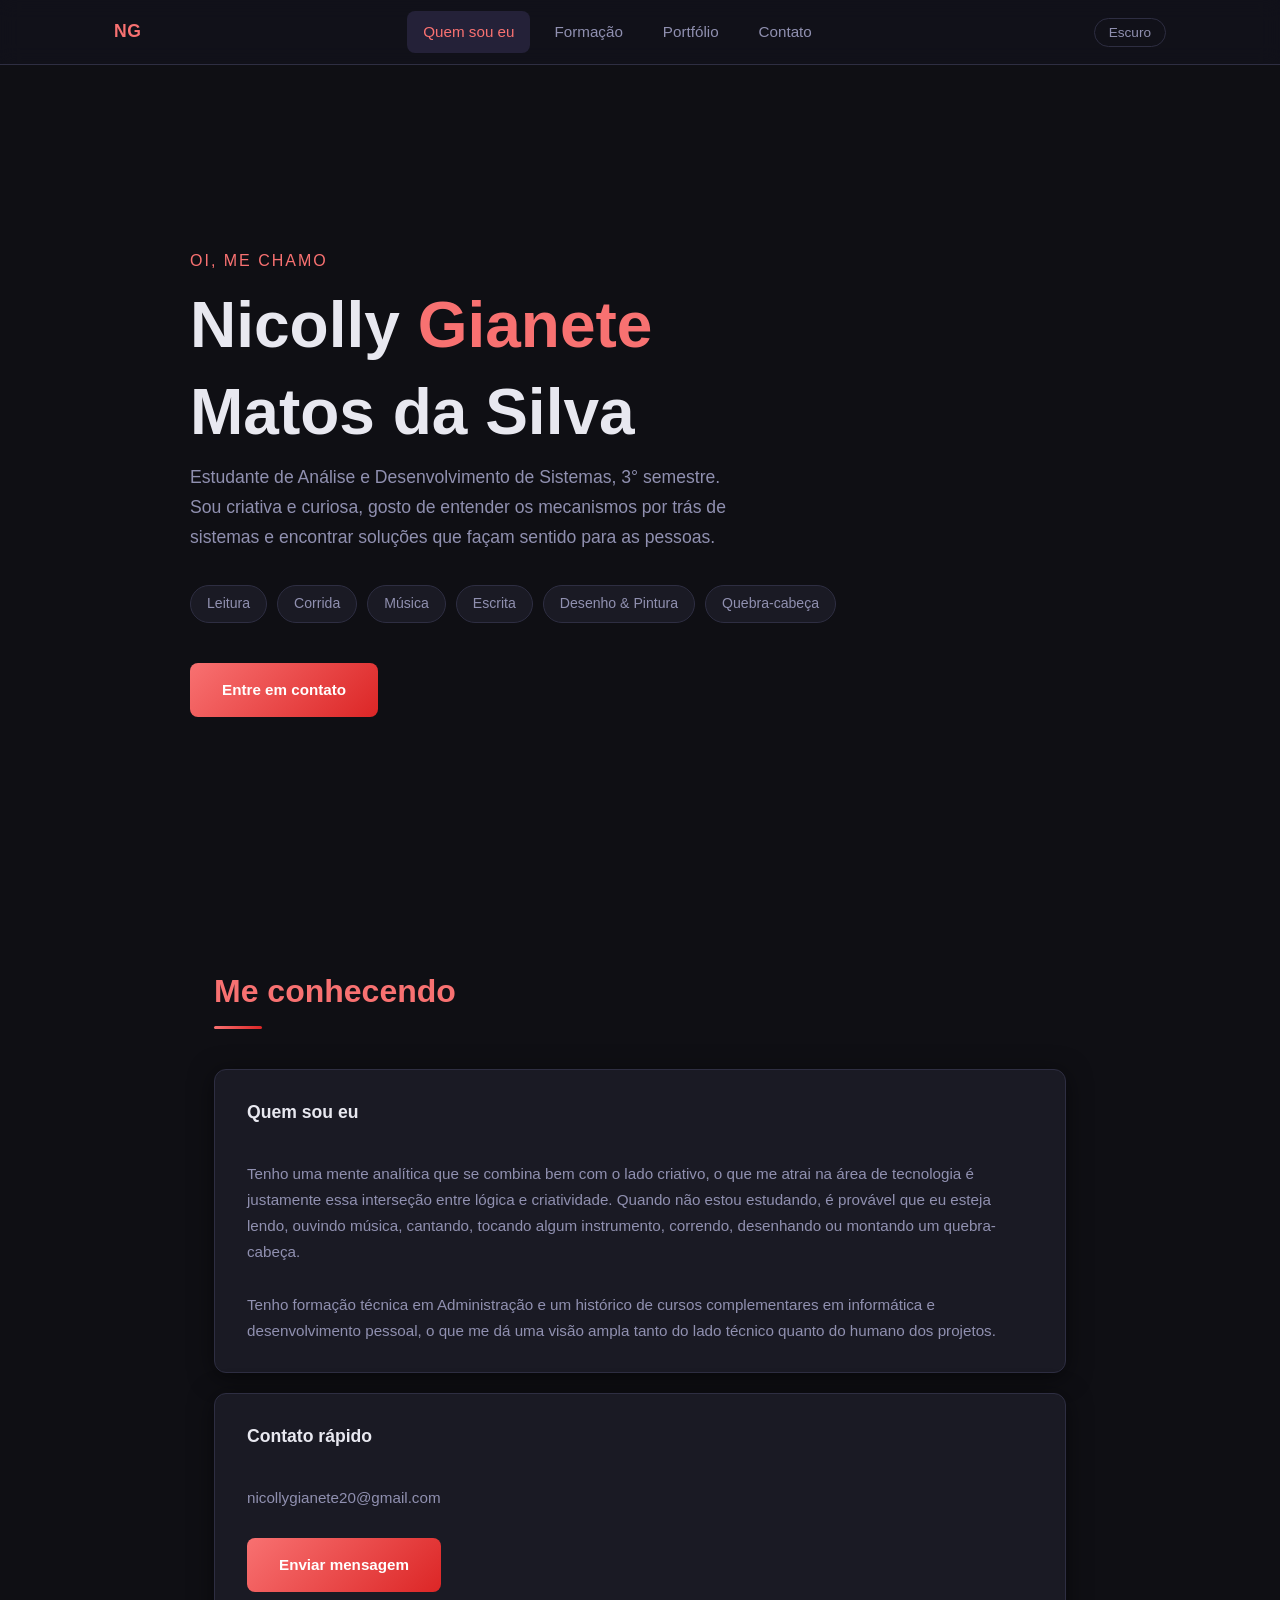
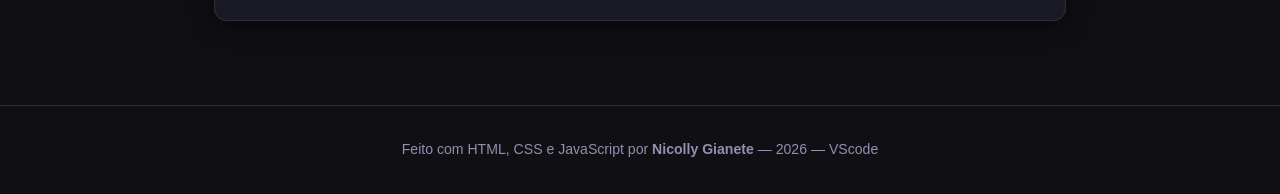
<file: index.html>
<!DOCTYPE html>
<html lang="pt-br">
<head>
  <meta charset="UTF-8">
  <!-- Redireciona automaticamente para sobre.html -->
  <meta http-equiv="refresh" content="0; url=sobre.html">
  <title>Redirecionando...</title>
</head>
<body>
  <!-- Caso o redirecionamento automático não funcione, há o link manual -->
  <p>Redirecionando... <a href="sobre.html">Clique aqui</a> se não for redirecionado.</p>
</body>
</html>
</file>
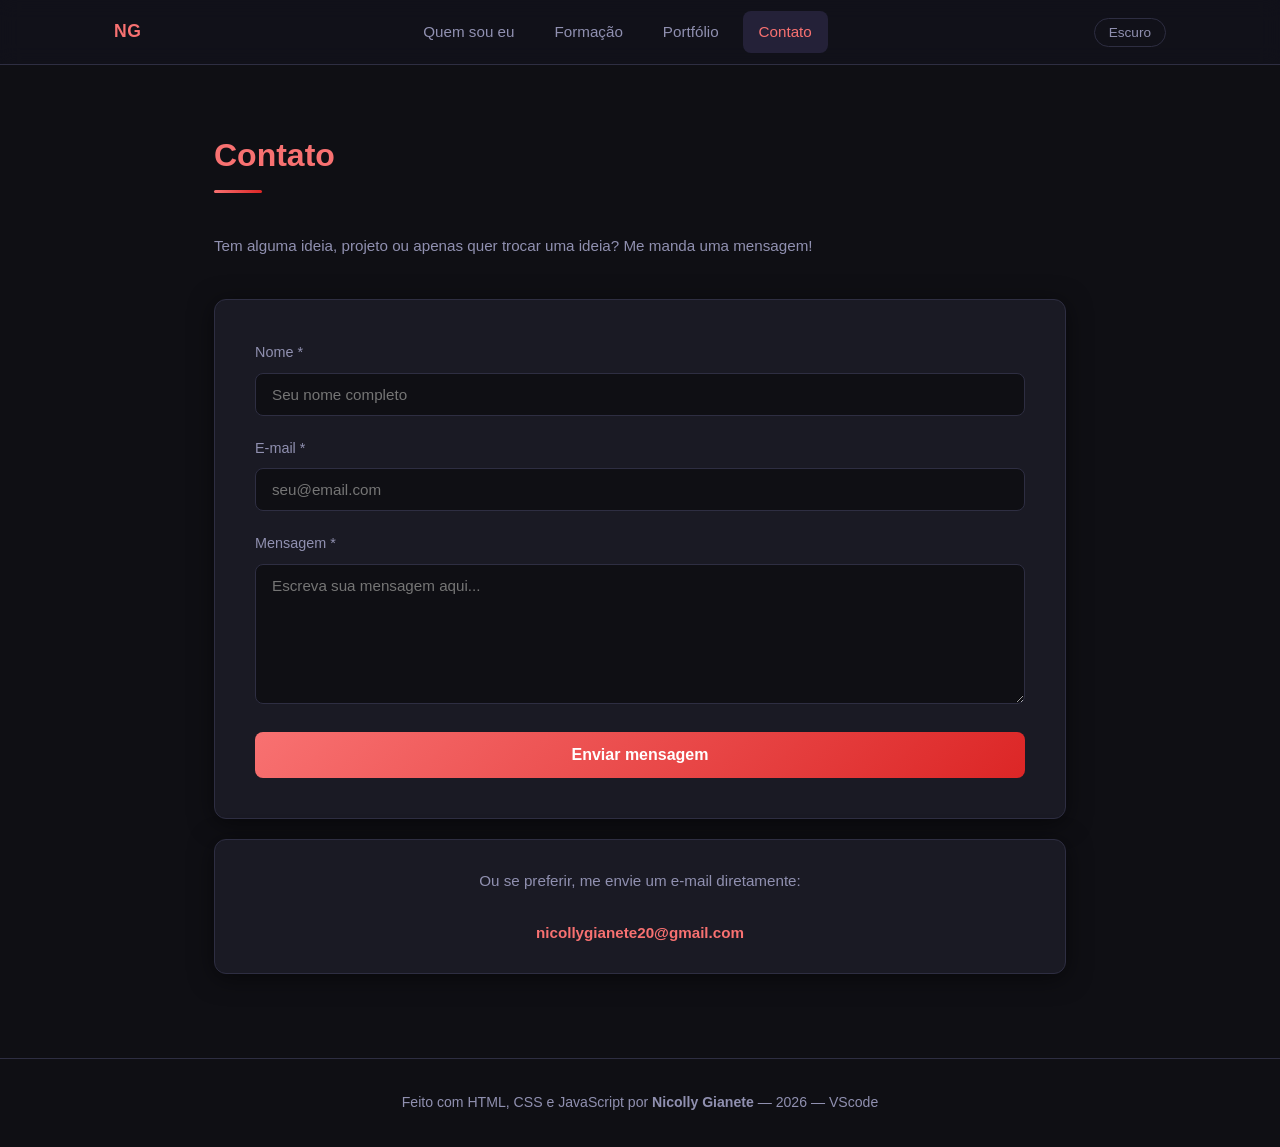
<file: contato.html>
<!DOCTYPE html>
<html lang="pt-br">
<head>
  <meta charset="UTF-8">
  <!-- Responsividade em dispositivos móveis -->
  <meta name="viewport" content="width=device-width, initial-scale=1.0">
  <title>Nicolly Gianete | Contato</title>
  <!-- Folha de estilos externa -->
  <link rel="stylesheet" href="css/style.css">
</head>
<body>

  <!-- CABEÇALHO COM MENU DE NAVEGAÇÃO -->
  <header>
    <div class="header-interno">

      <a href="sobre.html" class="logo-menu">NG</a>

      <!-- Botão hamburger (mobile) -->
      <button id="btn-menu" aria-label="Abrir menu">
        <span></span>
        <span></span>
        <span></span>
      </button>

      <nav>
        <ul>
          <li><a href="sobre.html">Quem sou eu</a></li>
          <li><a href="formacao.html">Formação</a></li>
          <li><a href="portfolio.html">Portfólio</a></li>
          <li><a href="contato.html">Contato</a></li>
        </ul>
      </nav>

      <button id="btn-tema">Escuro</button>

    </div>
  </header>

  <!-- CONTEÚDO PRINCIPAL — CONTATO -->
  <main>
    <div class="container">

      <h1 class="titulo-secao">Contato</h1>
      <div class="linha-divisora"></div>

      <p style="color: var(--cor-texto-suave); margin-bottom: 40px; font-size: 0.95rem;">
        Tem alguma ideia, projeto ou apenas quer trocar uma ideia? 
        Me manda uma mensagem!
      </p>

      <!-- FORMULÁRIO DE CONTATO -->
      <div class="form-contato">

        <!-- O atributo action está vazio pois o envio é simulado -->
        <form id="form-contato" novalidate>

          <!-- Campo: Nome -->
          <div class="form-grupo">
            <label for="campo-nome">Nome *</label>
            <input
              type="text"
              id="campo-nome"
              name="nome"
              placeholder="Seu nome completo"
              autocomplete="name"
            >
            <!-- Mensagem de erro — exibida via JS se inválido -->
            <span class="msg-erro" id="erro-nome"></span>
          </div>

          <!-- Campo: E-mail -->
          <div class="form-grupo">
            <label for="campo-email">E-mail *</label>
            <input
              type="email"
              id="campo-email"
              name="email"
              placeholder="seu@email.com"
              autocomplete="email"
            >
            <!-- Mensagem de erro — exibida via JS se inválido -->
            <span class="msg-erro" id="erro-email"></span>
          </div>

          <!-- Campo: Mensagem -->
          <div class="form-grupo">
            <label for="campo-mensagem">Mensagem *</label>
            <textarea
              id="campo-mensagem"
              name="mensagem"
              placeholder="Escreva sua mensagem aqui..."
            ></textarea>
            <!-- Mensagem de erro — exibida via JS se inválido -->
            <span class="msg-erro" id="erro-mensagem"></span>
          </div>

          <!-- Botão de envio -->
          <button type="submit" class="btn-enviar">Enviar mensagem</button>

        </form>
      </div>

      <!-- Informação de e-mail direto -->
      <div class="card" style="margin-top: 20px; text-align: center;">
        <p class="card-texto">
          Ou se preferir, me envie um e-mail diretamente:
          <br><br>
          <a href="mailto:nicollygianete20@gmail.com" style="color: var(--cor-destaque); text-decoration: none; font-weight: 600;">
            nicollygianete20@gmail.com
          </a>
        </p>
      </div>

    </div>
  </main>

  <!-- CONFIRMAÇÃO DE ENVIO -->
  <div class="modal-overlay" id="modal-sucesso" role="dialog" aria-modal="true">
    <div class="modal-caixa">
      <h2 class="modal-titulo">Mensagem enviada!</h2>
      <p class="modal-texto">
        Obrigada pelo contato. Responderei assim que possível!
      </p>
      <button class="btn-fechar-modal" id="btn-fechar-modal">Fechar</button>
    </div>
  </div>

  <!-- RODAPÉ -->
  <footer>
    <p>Feito com HTML, CSS e JavaScript por <strong>Nicolly Gianete</strong> — 2026 — VScode</p>
  </footer>

  <!-- Script principal (menu + tema) -->
  <script src="js/main.js"></script>
  <!-- Script específico desta página: validação do formulário -->
  <script src="js/contato.js"></script>

</body>
</html>
</file>
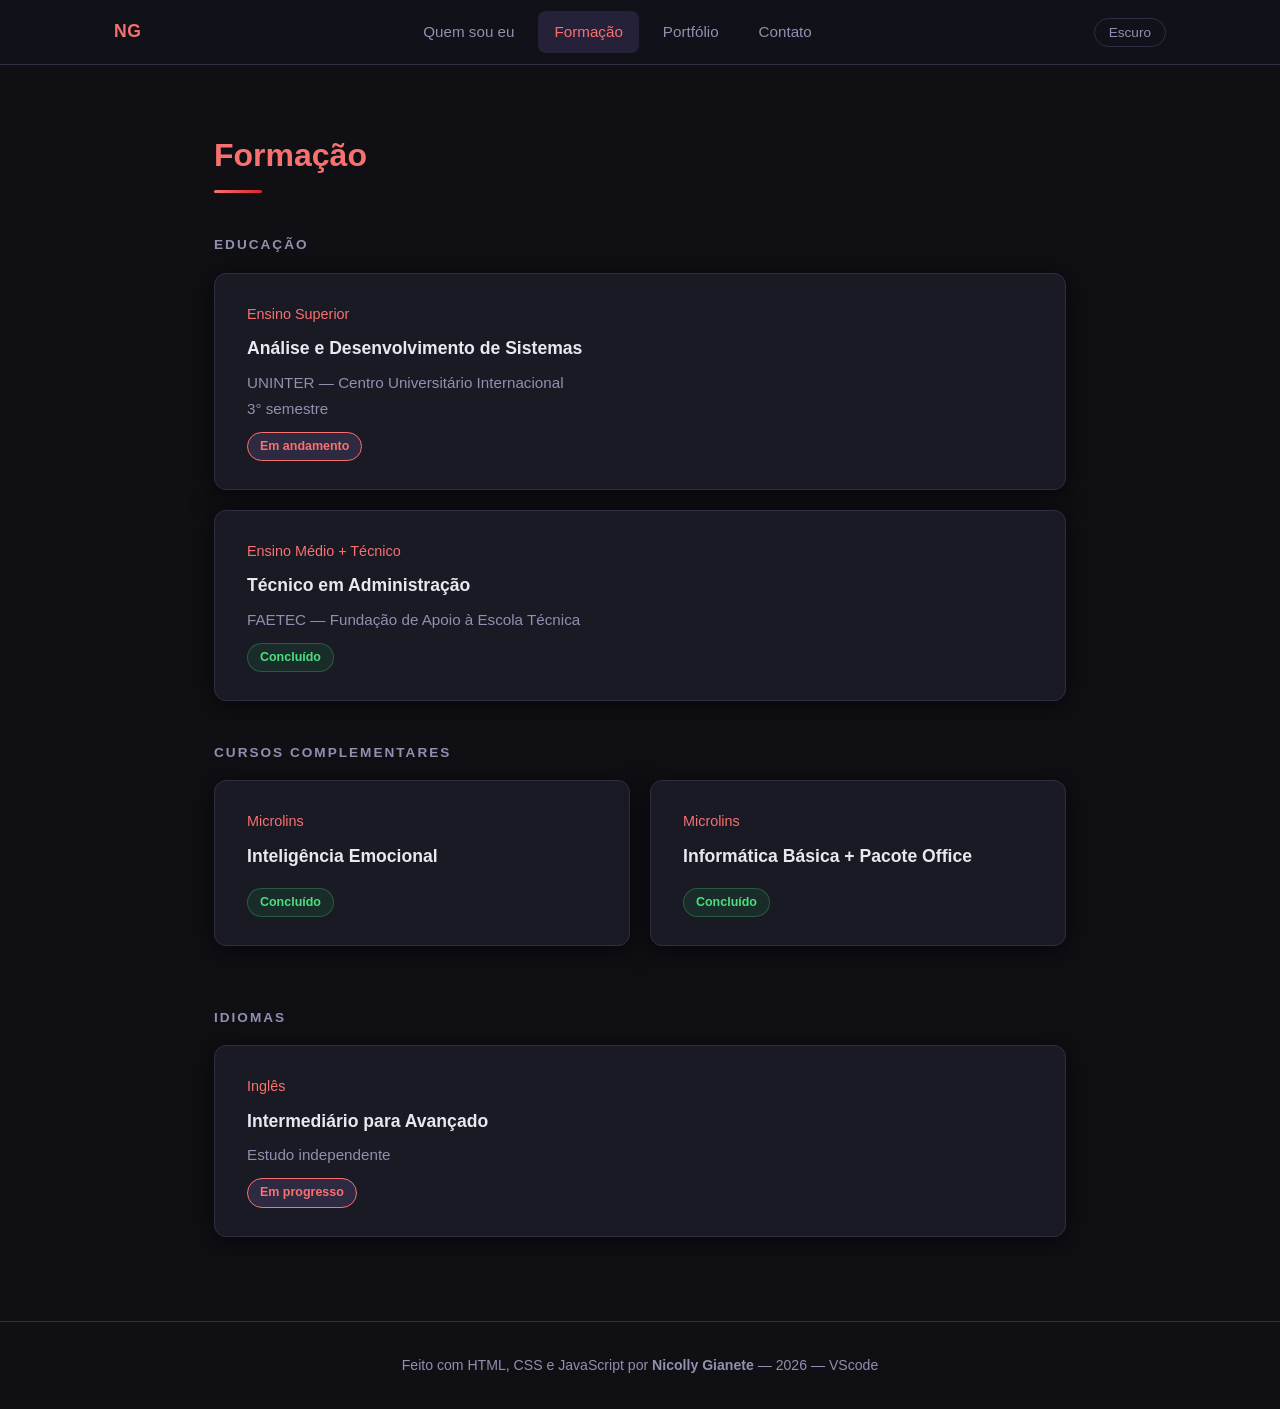
<file: formacao.html>
<!DOCTYPE html>
<html lang="pt-br">
<head>
  <meta charset="UTF-8">
  <!-- Responsividade em dispositivos móveis -->
  <meta name="viewport" content="width=device-width, initial-scale=1.0">
  <title>Nicolly Gianete | Formação</title>
  <!-- Folha de estilos externa -->
  <link rel="stylesheet" href="css/style.css">
</head>
<body>

  <!-- CABEÇALHO COM MENU DE NAVEGAÇÃO
       Mesmo menu em todas as páginas -->
  
  <header>
    <div class="header-interno">

      <a href="sobre.html" class="logo-menu">NG</a>

      <!-- Botão hamburger (mobile) -->
      <button id="btn-menu" aria-label="Abrir menu">
        <span></span>
        <span></span>
        <span></span>
      </button>

      <nav>
        <ul>
          <li><a href="sobre.html">Quem sou eu</a></li>
          <li><a href="formacao.html">Formação</a></li>
          <li><a href="portfolio.html">Portfólio</a></li>
          <li><a href="contato.html">Contato</a></li>
        </ul>
      </nav>

      <button id="btn-tema">Escuro</button>

    </div>
  </header>

  <!-- CONTEÚDO PRINCIPAL — FORMAÇÃO -->
  <main>
    <div class="container">

      <h1 class="titulo-secao">Formação</h1>
      <div class="linha-divisora"></div>

      <!-- EDUCAÇÃO FORMAL -->
      <h2 style="color: var(--cor-texto-suave); font-size: 0.85rem; letter-spacing: 2px; text-transform: uppercase; margin-bottom: 16px;">
        Educação
      </h2>

      <!-- Card: Escolaridade 1 -->
      <div class="card">
        <p class="card-subtitulo">Ensino Superior</p>
        <p class="card-titulo">Análise e Desenvolvimento de Sistemas</p>
        <p class="card-texto">UNINTER — Centro Universitário Internacional</p>
        <p class="card-texto">3° semestre</p>
        <span class="badge badge-andamento">Em andamento</span>
      </div>

      <!-- Card: Esclaridade 2 -->
      <div class="card">
        <p class="card-subtitulo">Ensino Médio + Técnico</p>
        <p class="card-titulo">Técnico em Administração</p>
        <p class="card-texto">FAETEC — Fundação de Apoio à Escola Técnica</p>
        <span class="badge badge-concluido">Concluído</span>
      </div>

      <!-- CURSOS COMPLEMENTARES -->
      <h2 style="color: var(--cor-texto-suave); font-size: 0.85rem; letter-spacing: 2px; text-transform: uppercase; margin: 40px 0 16px;">
        Cursos complementares
      </h2>

      <!-- Grid de 2 colunas para os cursos menores -->
      <div class="grid-2">

        <!-- Card: Curso Complementar 1 -->
        <div class="card">
          <p class="card-subtitulo">Microlins</p>
          <p class="card-titulo">Inteligência Emocional</p>
          <span class="badge badge-concluido">Concluído</span>
        </div>

        <!-- Card: Curso Complementar 2 -->
        <div class="card">
          <p class="card-subtitulo">Microlins</p>
          <p class="card-titulo">Informática Básica + Pacote Office</p>
          <span class="badge badge-concluido">Concluído</span>
        </div>

      </div>

      <!-- IDIOMAS -->
      <h2 style="color: var(--cor-texto-suave); font-size: 0.85rem; letter-spacing: 2px; text-transform: uppercase; margin: 40px 0 16px;">
        Idiomas
      </h2>

      <!-- Card: Idioma 1 -->
      <div class="card">
        <p class="card-subtitulo">Inglês</p>
        <p class="card-titulo">Intermediário para Avançado</p>
        <p class="card-texto">Estudo independente</p>
        <span class="badge badge-andamento">Em progresso</span>
      </div>

    </div>
  </main>

  <!-- RODAPÉ -->
  <footer>
    <p>Feito com HTML, CSS e JavaScript por <strong>Nicolly Gianete</strong> — 2026 — VScode</p>
  </footer>

  <!-- Script principal (menu + tema) -->
  <script src="js/main.js"></script>

</body>
</html>
</file>
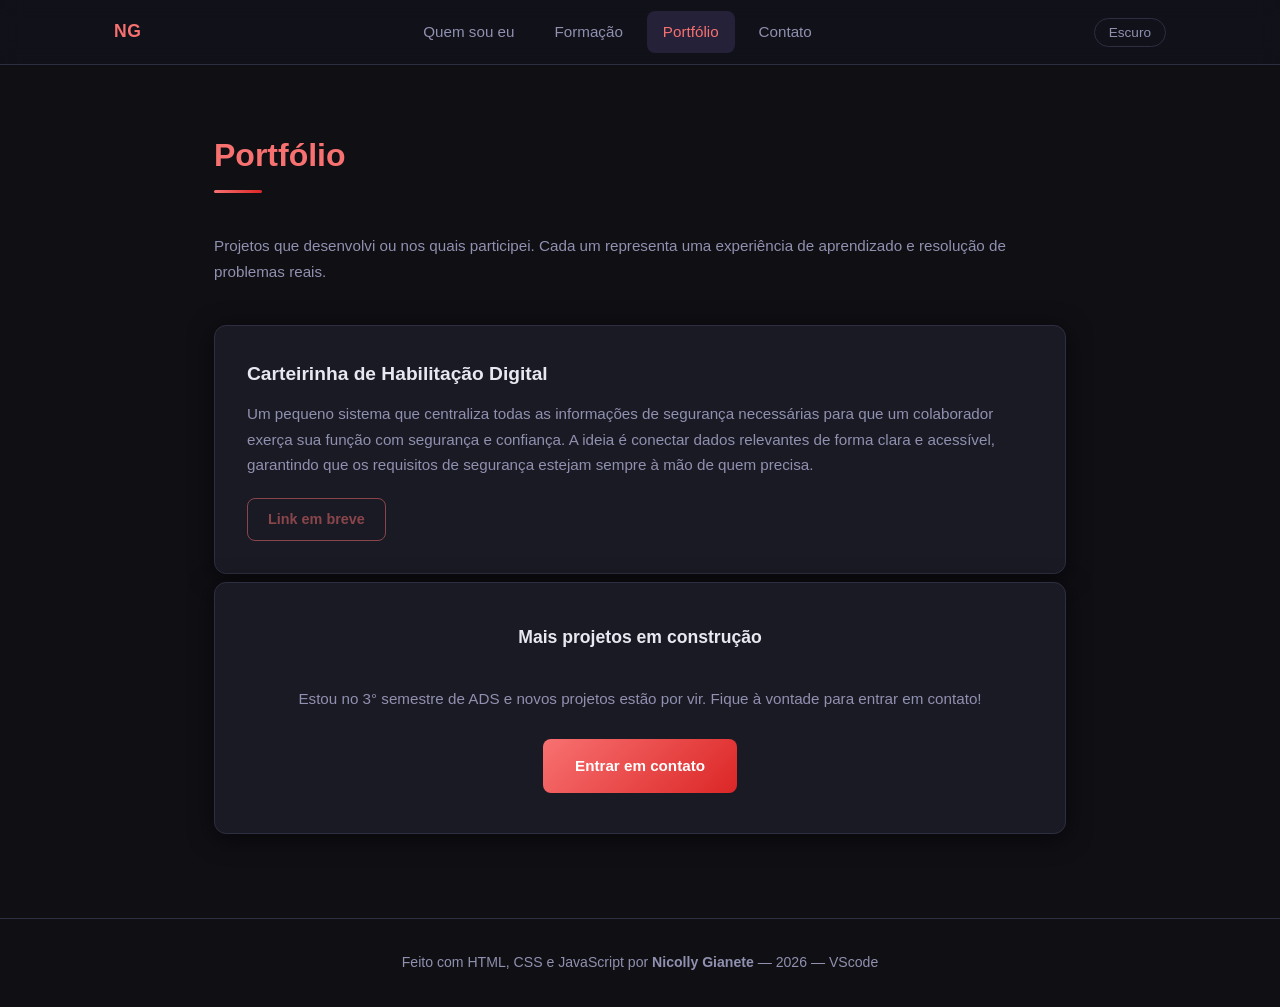
<file: portfolio.html>
<!DOCTYPE html>
<html lang="pt-br">
<head>
  <meta charset="UTF-8">
  <!-- Responsividade em dispositivos móveis -->
  <meta name="viewport" content="width=device-width, initial-scale=1.0">
  <title>Nicolly Gianete | Portfólio</title>
  <!-- Folha de estilos externa -->
  <link rel="stylesheet" href="css/style.css">
</head>
<body>

  <!-- CABEÇALHO COM MENU DE NAVEGAÇÃO -->
  <header>
    <div class="header-interno">

      <a href="sobre.html" class="logo-menu">NG</a>

      <!-- Botão hamburger (mobile) -->
      <button id="btn-menu" aria-label="Abrir menu">
        <span></span>
        <span></span>
        <span></span>
      </button>

      <nav>
        <ul>
          <li><a href="sobre.html">Quem sou eu</a></li>
          <li><a href="formacao.html">Formação</a></li>
          <li><a href="portfolio.html">Portfólio</a></li>
          <li><a href="contato.html">Contato</a></li>
        </ul>
      </nav>

      <button id="btn-tema">Escuro</button>

    </div>
  </header>

  <!-- CONTEÚDO PRINCIPAL — PORTFÓLIO -->
  <main>
    <div class="container">

      <h1 class="titulo-secao">Portfólio</h1>
      <div class="linha-divisora"></div>

      <p style="color: var(--cor-texto-suave); margin-bottom: 40px; font-size: 0.95rem;">
        Projetos que desenvolvi ou nos quais participei. Cada um representa 
        uma experiência de aprendizado e resolução de problemas reais.
      </p>

      <!-- PROJETO 1: CARTEIRINHA DE HABILITAÇÃO DIGITAL-->
      <div class="card-projeto">

        <h2 class="projeto-titulo">Carteirinha de Habilitação Digital</h2>

        <p class="projeto-descricao">
          Um pequeno sistema que centraliza todas as informações de segurança 
          necessárias para que um colaborador exerça sua função com segurança 
          e confiança. A ideia é conectar dados relevantes de forma clara e 
          acessível, garantindo que os requisitos de segurança estejam sempre 
          à mão de quem precisa.
        </p>

        <!-- Link do projeto — substituir o href quando tiver o link -->
        <a href="#" class="btn-projeto em-breve" aria-disabled="true">
          Link em breve
        </a>

      </div>

      <!-- CARD CONVITE — Para projetos futuros -->
      <div class="card" style="text-align: center; padding: 40px; margin-top: 8px;">
        <p class="card-titulo">Mais projetos em construção</p>
        <br>
        <p class="card-texto">
          Estou no 3° semestre de ADS e novos projetos estão por vir. 
          Fique à vontade para entrar em contato!
        </p>
        <br>
        <a href="contato.html" class="btn-primario">Entrar em contato</a>
      </div>

    </div>
  </main>

  <!-- RODAPÉ -->
  <footer>
    <p>Feito com HTML, CSS e JavaScript por <strong>Nicolly Gianete</strong> — 2026 — VScode</p>
  </footer>

  <!-- Script principal (menu + tema) -->
  <script src="js/main.js"></script>

</body>
</html>
</file>
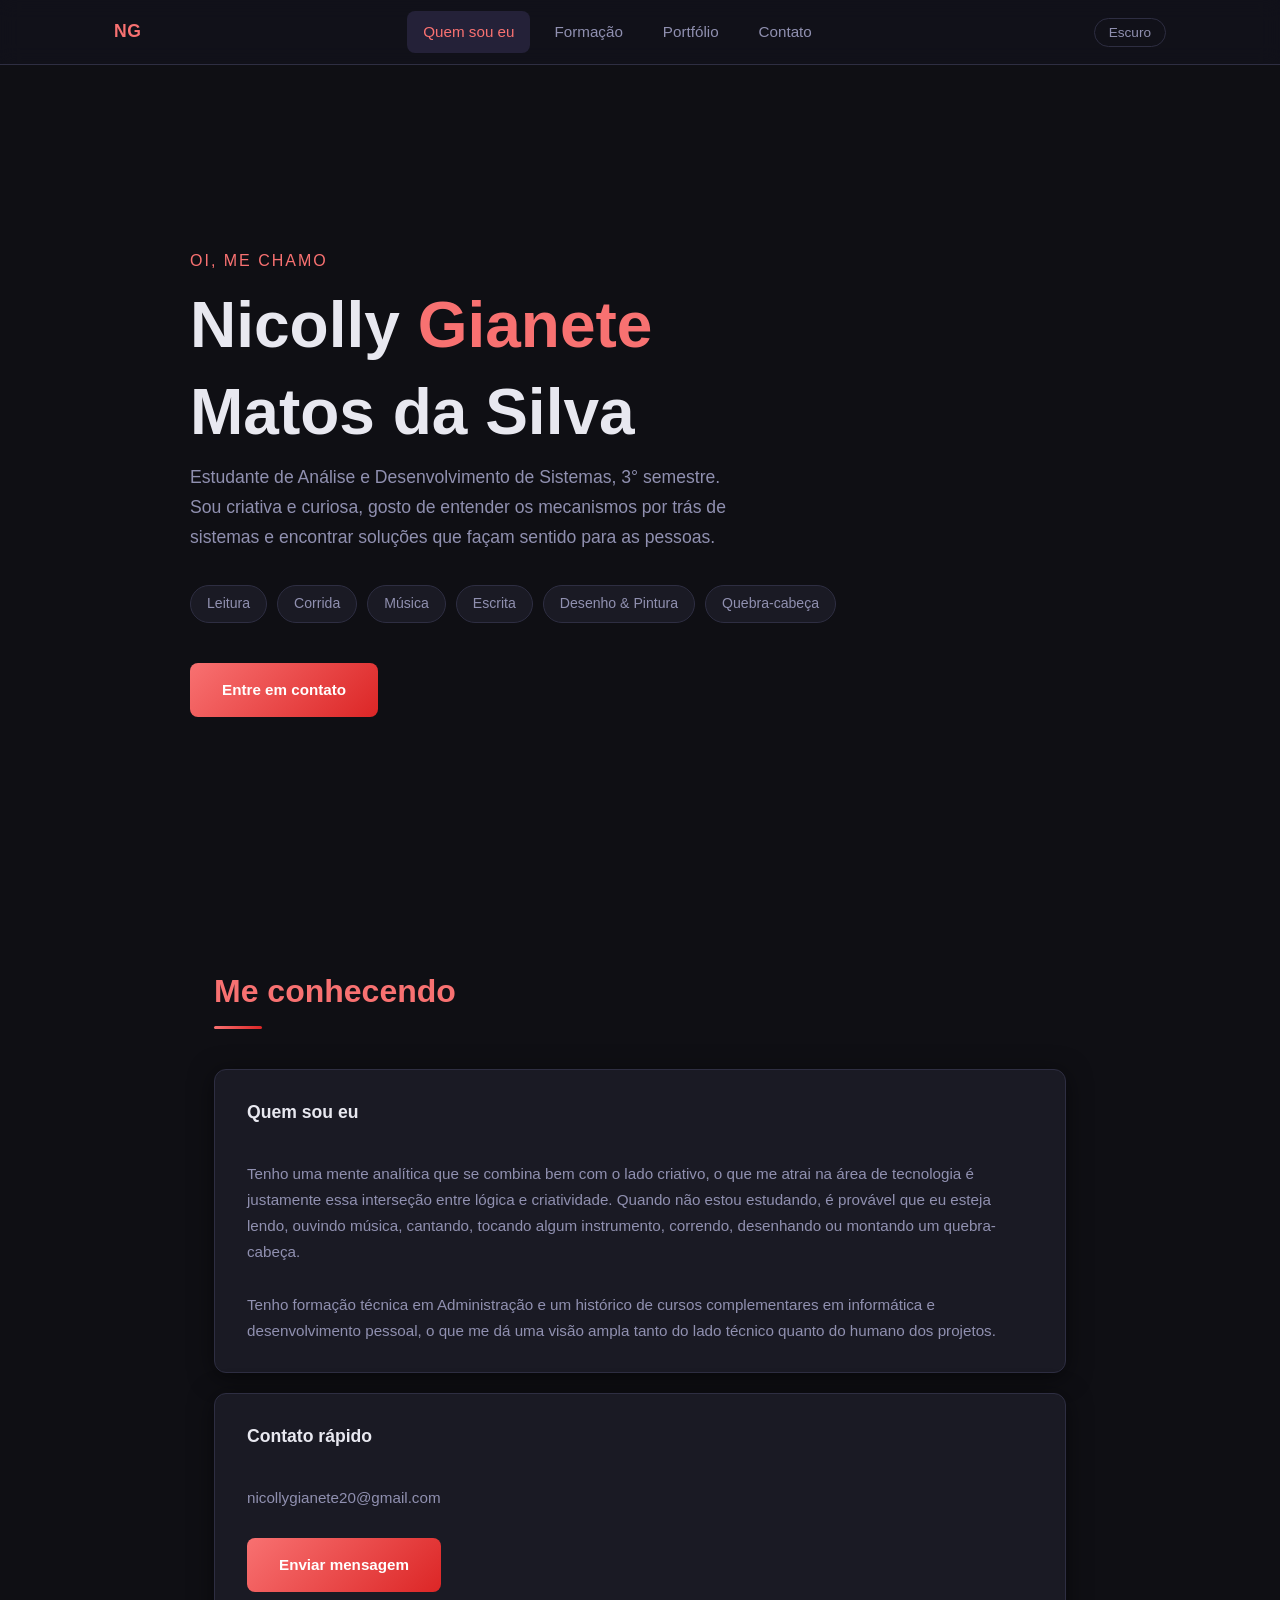
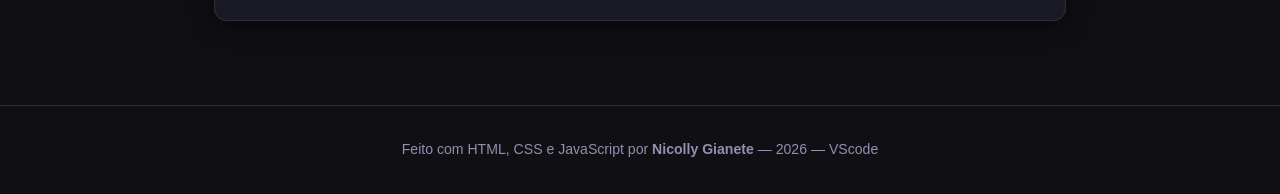
<file: sobre.html>
<!DOCTYPE html>
<html lang="pt-br">
<head>
  <meta charset="UTF-8">
  <!-- Garante responsividade em dispositivos móveis -->
  <meta name="viewport" content="width=device-width, initial-scale=1.0">
  <title>Nicolly Gianete | Sobre mim</title>
  <!-- Folha de estilos externa -->
  <link rel="stylesheet" href="css/style.css">
</head>
<body>

  <!-- Cabeçalho com menu de navegação -->
  <header>
    <div class="header-interno">

      <!-- Logo / nome abreviado -->
      <a href="sobre.html" class="logo-menu">NG</a>

      <!-- Botão hamburger (visível só no mobile via CSS) -->
      <button id="btn-menu" aria-label="Abrir menu">
        <span></span>
        <span></span>
        <span></span>
      </button>

      <!-- Menu de navegação principal -->
      <nav>
        <ul>
          <li><a href="sobre.html">Quem sou eu</a></li>
          <li><a href="formacao.html">Formação</a></li>
          <li><a href="portfolio.html">Portfólio</a></li>
          <li><a href="contato.html">Contato</a></li>
        </ul>
      </nav>

      <!-- Botão para alternar tema claro/escuro -->
      <button id="btn-tema">Escuro</button>

    </div>
  </header>

  <!--  Conteúdo principal -->
  <main>

    <!-- Seção hero: apresentação pessoal -->
    <section class="hero">
      <div class="hero-interno">

        <!-- Saudação -->
        <p class="hero-saudacao">Oi, me chamo</p>

        <!-- Nome em destaque -->
        <h1 class="hero-nome">
          Nicolly <span>Gianete</span>
        </h1>
        <h2 class="hero-nome">
          Matos da Silva
        </h2>  

        <!-- Descrição breve -->
        <p class="hero-descricao">
          Estudante de Análise e Desenvolvimento de Sistemas, 3° semestre.
          Sou criativa e curiosa, gosto de entender os mecanismos por trás de sistemas
          e encontrar soluções que façam sentido para as pessoas.
        </p>

        <!-- Hobbies em formato de tags -->
        <div class="hero-tags">
          <span class="tag">Leitura</span>
          <span class="tag">Corrida</span>
          <span class="tag">Música</span>
          <span class="tag">Escrita</span>
          <span class="tag">Desenho & Pintura</span>
          <span class="tag">Quebra-cabeça</span>
        </div>

        <!-- Botão para ir ao contato -->
        <a href="contato.html" class="btn-primario">Entre em contato</a>

      </div>
    </section>

    <!-- Seção extra: um pouco mais sobre -->
    <section>
      <div class="container">
        <h2 class="titulo-secao">Me conhecendo</h2>
        <div class="linha-divisora"></div>

        <!-- Card de apresentação pessoal -->
        <div class="card">
          <p class="card-titulo">Quem sou eu</p>
          <br>
          <p class="card-texto">
            Tenho uma mente analítica que se combina bem com o lado criativo, 
            o que me atrai na área de tecnologia é justamente essa interseção entre
            lógica e criatividade. Quando não estou estudando, é provável que eu 
            esteja lendo, ouvindo música, cantando, tocando algum instrumento, 
            correndo, desenhando ou montando um quebra-cabeça.
          </p>
          <br>
          <p class="card-texto">
            Tenho formação técnica em Administração e um histórico de cursos 
            complementares em informática e desenvolvimento pessoal, o que me dá 
            uma visão ampla tanto do lado técnico quanto do humano dos projetos.
          </p>
        </div>

        <!-- Card de contato rápido -->
        <div class="card">
          <p class="card-titulo">Contato rápido</p>
          <br>
          <p class="card-texto">nicollygianete20@gmail.com</p>
          <br>
          <a href="contato.html" class="btn-primario">Enviar mensagem</a>
        </div>

      </div>
    </section>

  </main>

  <!-- RODAPÉ -->
  <footer>
    <p>Feito com HTML, CSS e JavaScript por <strong>Nicolly Gianete</strong> — 2026 — VScode</p>
  </footer>

  <!-- Script principal (menu + tema) -->
  <script src="js/main.js"></script>

</body>
</html>
</file>
<file: css/style.css>
/* --- PORTFÓLIO - NICOLLY GIANETE
   style.css — Estilos globais e variáveis --- */

/* --- Variáveis CSS (tema escuro padrão) --- */
:root {
  --cor-fundo: #0f0f14;
  --cor-fundo-card: #1a1a24;
  --cor-fundo-menu: #12121aee;
  --cor-destaque: rgb(248, 113, 113);
  --cor-destaque-2: rgb(220, 38, 38);
  --cor-texto: #e8e8f0;
  --cor-texto-suave: #9090b0;
  --cor-borda: #2e2e42;
  --cor-hover: #a78bfa22;
  --sombra: 0 4px 24px rgba(0,0,0,0.5);
  --raio: 12px;
  --transicao: 0.3s ease;
}

/* --- Tema claro (ativado via JS) --- */
body.tema-claro {
  --cor-fundo: #f4f4f8;
  --cor-fundo-card: #ffffff;
  --cor-fundo-menu: #ffffffee;
  --cor-destaque: rgb(248, 113, 113);
  --cor-destaque-2: rgb(220, 38, 38);
  --cor-texto: #1a1a2e;
  --cor-texto-suave: #5a5a7a;
  --cor-borda: #dddde8;
  --cor-hover: #7c3aed18;
  --sombra: 0 4px 24px rgba(0,0,0,0.1);
}

/* --- Reset básico --- */
* {
  box-sizing: border-box;
  margin: 0;
  padding: 0;
}

/* --- Base --- */
html {
  scroll-behavior: smooth;
}

body {
  background-color: var(--cor-fundo);
  color: var(--cor-texto);
  font-family: 'Segoe UI', Arial, sans-serif;
  font-size: 16px;
  line-height: 1.7;
  transition: background-color var(--transicao), color var(--transicao);
}

/* ========================================
   MENU DE NAVEGAÇÃO
   ======================================== */
header {
  position: fixed;
  top: 0;
  left: 0;
  width: 100%;
  background-color: var(--cor-fundo-menu);
  backdrop-filter: blur(10px);
  border-bottom: 1px solid var(--cor-borda);
  z-index: 1000;
  transition: background-color var(--transicao);
}

/* Container interno do header */
.header-interno {
  max-width: 1100px;
  margin: 0 auto;
  padding: 0 24px;
  display: flex;
  align-items: center;
  justify-content: space-between;
  height: 64px;
}

/* Logo/nome no menu */
.logo-menu {
  font-size: 1.1rem;
  font-weight: 700;
  color: var(--cor-destaque);
  text-decoration: none;
  letter-spacing: 0.5px;
}

/* Lista de navegação */
nav ul {
  list-style-type: none;
  display: flex;
  gap: 8px;
}

/* Links do menu */
nav ul li a {
  display: block;
  color: var(--cor-texto-suave);
  text-decoration: none;
  padding: 8px 16px;
  border-radius: 8px;
  font-size: 0.95rem;
  transition: color var(--transicao), background-color var(--transicao);
}

/* Hover nos links */
nav ul li a:hover,
nav ul li a.ativo {
  color: var(--cor-destaque);
  background-color: var(--cor-hover);
}

/* Botão tema claro/escuro */
#btn-tema {
  background: none;
  border: 1px solid var(--cor-borda);
  color: var(--cor-texto-suave);
  padding: 6px 14px;
  border-radius: 20px;
  cursor: pointer;
  font-size: 0.85rem;
  transition: all var(--transicao);
  white-space: nowrap;
}

#btn-tema:hover {
  border-color: var(--cor-destaque);
  color: var(--cor-destaque);
}

/* Botão hamburger (mobile) */
#btn-menu {
  display: none;
  background: none;
  border: none;
  cursor: pointer;
  flex-direction: column;
  gap: 5px;
  padding: 4px;
}

#btn-menu span {
  display: block;
  width: 24px;
  height: 2px;
  background-color: var(--cor-texto);
  border-radius: 2px;
  transition: all var(--transicao);
}

/* ========================================
   LAYOUT GERAL DAS PÁGINAS
   ======================================== */

/* Espaço para o header fixo */
main {
  padding-top: 64px;
}

/* Container central */
.container {
  max-width: 900px;
  margin: 0 auto;
  padding: 64px 24px;
}

/* Título da seção */
.titulo-secao {
  font-size: 2rem;
  font-weight: 700;
  color: var(--cor-destaque);
  margin-bottom: 8px;
}

/* Subtítulo / divisor */
.linha-divisora {
  width: 48px;
  height: 3px;
  background: linear-gradient(90deg, var(--cor-destaque), var(--cor-destaque-2));
  border-radius: 2px;
  margin-bottom: 40px;
}

/* ========================================
   HERO (SEÇÃO INICIAL — SOBRE MIM)
   ======================================== */
.hero {
  min-height: calc(100vh - 64px);
  display: flex;
  align-items: center;
  padding: 64px 24px;
}

.hero-interno {
  max-width: 900px;
  margin: 0 auto;
  width: 100%;
}

/* Saudação pequena */
.hero-saudacao {
  font-size: 1rem;
  color: var(--cor-destaque);
  letter-spacing: 2px;
  text-transform: uppercase;
  margin-bottom: 16px;
}

/* Nome principal */
.hero-nome {
  font-size: clamp(2.5rem, 6vw, 4rem);
  font-weight: 800;
  line-height: 1.1;
  margin-bottom: 16px;
  color: var(--cor-texto);
}

/* Destaque no nome */
.hero-nome span {
  color: var(--cor-destaque);
}

/* Descrição */
.hero-descricao {
  font-size: 1.1rem;
  color: var(--cor-texto-suave);
  max-width: 540px;
  margin-bottom: 32px;
}

/* Tags de hobbies */
.hero-tags {
  display: flex;
  flex-wrap: wrap;
  gap: 10px;
  margin-bottom: 40px;
}

.tag {
  background-color: var(--cor-fundo-card);
  border: 1px solid var(--cor-borda);
  color: var(--cor-texto-suave);
  padding: 6px 16px;
  border-radius: 20px;
  font-size: 0.88rem;
  transition: all var(--transicao);
}

.tag:hover {
  border-color: var(--cor-destaque);
  color: var(--cor-destaque);
}

/* Botão CTA */
.btn-primario {
  display: inline-block;
  background: linear-gradient(135deg, var(--cor-destaque), var(--cor-destaque-2));
  color: #fff;
  padding: 14px 32px;
  border-radius: 8px;
  text-decoration: none;
  font-weight: 600;
  font-size: 0.95rem;
  transition: opacity var(--transicao), transform var(--transicao);
}

.btn-primario:hover {
  opacity: 0.88;
  transform: translateY(-2px);
}

/* ========================================
   CARDS GENÉRICOS
   ======================================== */
.card {
  background-color: var(--cor-fundo-card);
  border: 1px solid var(--cor-borda);
  border-radius: var(--raio);
  padding: 28px 32px;
  margin-bottom: 20px;
  box-shadow: var(--sombra);
  transition: border-color var(--transicao), transform var(--transicao);
}

.card:hover {
  border-color: var(--cor-destaque);
  transform: translateY(-3px);
}

.card-titulo {
  font-size: 1.1rem;
  font-weight: 700;
  color: var(--cor-texto);
  margin-bottom: 6px;
}

.card-subtitulo {
  font-size: 0.9rem;
  color: var(--cor-destaque);
  margin-bottom: 8px;
}

.card-texto {
  font-size: 0.95rem;
  color: var(--cor-texto-suave);
}

/* Badge de status */
.badge {
  display: inline-block;
  font-size: 0.78rem;
  padding: 3px 12px;
  border-radius: 20px;
  font-weight: 600;
  margin-top: 10px;
}

.badge-concluido {
  background-color: #16a34a22;
  color: #4ade80;
  border: 1px solid #4ade8044;
}

.badge-andamento {
  background-color: var(--cor-hover);
  color: var(--cor-destaque);
  border: 1px solid var(--cor-destaque);
}

/* ========================================
   FORMAÇÃO — GRID
   ======================================== */
.grid-2 {
  display: grid;
  grid-template-columns: repeat(2, 1fr);
  gap: 20px;
}

/* ========================================
   PORTFÓLIO — CARDS DE PROJETO
   ======================================== */
.card-projeto {
  background-color: var(--cor-fundo-card);
  border: 1px solid var(--cor-borda);
  border-radius: var(--raio);
  padding: 32px;
  box-shadow: var(--sombra);
  transition: border-color var(--transicao), transform var(--transicao);
}

.card-projeto:hover {
  border-color: var(--cor-destaque);
  transform: translateY(-4px);
}

.projeto-icone {
  font-size: 2rem;
  margin-bottom: 16px;
}

.projeto-titulo {
  font-size: 1.2rem;
  font-weight: 700;
  color: var(--cor-texto);
  margin-bottom: 10px;
}

.projeto-descricao {
  font-size: 0.95rem;
  color: var(--cor-texto-suave);
  margin-bottom: 20px;
}

/* Link do projeto */
.btn-projeto {
  display: inline-block;
  color: var(--cor-destaque);
  text-decoration: none;
  font-size: 0.9rem;
  font-weight: 600;
  border: 1px solid var(--cor-destaque);
  padding: 8px 20px;
  border-radius: 8px;
  transition: all var(--transicao);
}

.btn-projeto:hover {
  background-color: var(--cor-destaque);
  color: #fff;
}

.btn-projeto.em-breve {
  opacity: 0.5;
  cursor: default;
  pointer-events: none;
}

/* ========================================
   FORMULÁRIO DE CONTATO
   ======================================== */
.form-contato {
  background-color: var(--cor-fundo-card);
  border: 1px solid var(--cor-borda);
  border-radius: var(--raio);
  padding: 40px;
  box-shadow: var(--sombra);
}

/* Grupos de campo */
.form-grupo {
  margin-bottom: 20px;
}

.form-grupo label {
  display: block;
  font-size: 0.9rem;
  color: var(--cor-texto-suave);
  margin-bottom: 8px;
  font-weight: 500;
}

/* Inputs e textarea */
.form-grupo input,
.form-grupo textarea {
  width: 100%;
  background-color: var(--cor-fundo);
  border: 1px solid var(--cor-borda);
  border-radius: 8px;
  color: var(--cor-texto);
  padding: 12px 16px;
  font-size: 0.95rem;
  font-family: inherit;
  transition: border-color var(--transicao);
  outline: none;
}

.form-grupo input:focus,
.form-grupo textarea:focus {
  border-color: var(--cor-destaque);
}

/* Estado de erro */
.form-grupo input.erro,
.form-grupo textarea.erro {
  border-color: #f87171;
}

.msg-erro {
  font-size: 0.82rem;
  color: #f87171;
  margin-top: 5px;
  display: none;
}

.form-grupo textarea {
  resize: vertical;
  min-height: 140px;
}

/* Botão enviar */
.btn-enviar {
  width: 100%;
  background: linear-gradient(135deg, var(--cor-destaque), var(--cor-destaque-2));
  color: #fff;
  border: none;
  padding: 14px;
  border-radius: 8px;
  font-size: 1rem;
  font-weight: 600;
  cursor: pointer;
  transition: opacity var(--transicao), transform var(--transicao);
}

.btn-enviar:hover {
  opacity: 0.88;
  transform: translateY(-2px);
}

/* Modal de sucesso */
.modal-overlay {
  display: none;
  position: fixed;
  inset: 0;
  background-color: rgba(0,0,0,0.7);
  z-index: 2000;
  align-items: center;
  justify-content: center;
}

.modal-overlay.ativo {
  display: flex;
}

.modal-caixa {
  background-color: var(--cor-fundo-card);
  border: 1px solid var(--cor-destaque);
  border-radius: var(--raio);
  padding: 48px 40px;
  max-width: 420px;
  width: 90%;
  text-align: center;
  box-shadow: var(--sombra);
}

.modal-icone {
  font-size: 2.5rem;
  margin-bottom: 16px;
}

.modal-titulo {
  font-size: 1.3rem;
  font-weight: 700;
  color: var(--cor-texto);
  margin-bottom: 8px;
}

.modal-texto {
  color: var(--cor-texto-suave);
  margin-bottom: 24px;
}

.btn-fechar-modal {
  background: linear-gradient(135deg, var(--cor-destaque), var(--cor-destaque-2));
  color: #fff;
  border: none;
  padding: 10px 28px;
  border-radius: 8px;
  cursor: pointer;
  font-size: 0.95rem;
  font-weight: 600;
  transition: opacity var(--transicao);
}

.btn-fechar-modal:hover {
  opacity: 0.85;
}

/* ========================================
   RODAPÉ
   ======================================== */
footer {
  border-top: 1px solid var(--cor-borda);
  text-align: center;
  padding: 32px 24px;
  color: var(--cor-texto-suave);
  font-size: 0.88rem;
}

footer a {
  color: var(--cor-destaque);
  text-decoration: none;
}

footer a:hover {
  text-decoration: underline;
}

/* ========================================
   RESPONSIVIDADE — MEDIA QUERIES
   ======================================== */

/* Tablet e menores */
@media screen and (max-width: 768px) {

  /* Menu hamburger aparece */
  #btn-menu {
    display: flex;
  }

  /* Nav some por padrão no mobile */
  nav {
    display: none;
    position: absolute;
    top: 64px;
    left: 0;
    width: 100%;
    background-color: var(--cor-fundo-menu);
    border-bottom: 1px solid var(--cor-borda);
    padding: 16px 0;
  }

  /* Nav visível quando aberto */
  nav.aberto {
    display: block;
  }

  nav ul {
    flex-direction: column;
    gap: 0;
  }

  nav ul li a {
    padding: 14px 24px;
    border-radius: 0;
  }

  /* Grid de formação vira 1 coluna */
  .grid-2 {
    grid-template-columns: 1fr;
  }

  /* Form com menos padding */
  .form-contato {
    padding: 28px 20px;
  }

  /* Hero com font menor */
  .hero-nome {
    font-size: 2.2rem;
  }
}

/* Celular pequeno */
@media screen and (max-width: 480px) {
  .container {
    padding: 48px 16px;
  }

  .card {
    padding: 20px 18px;
  }

  .titulo-secao {
    font-size: 1.6rem;
  }
}
</file>
